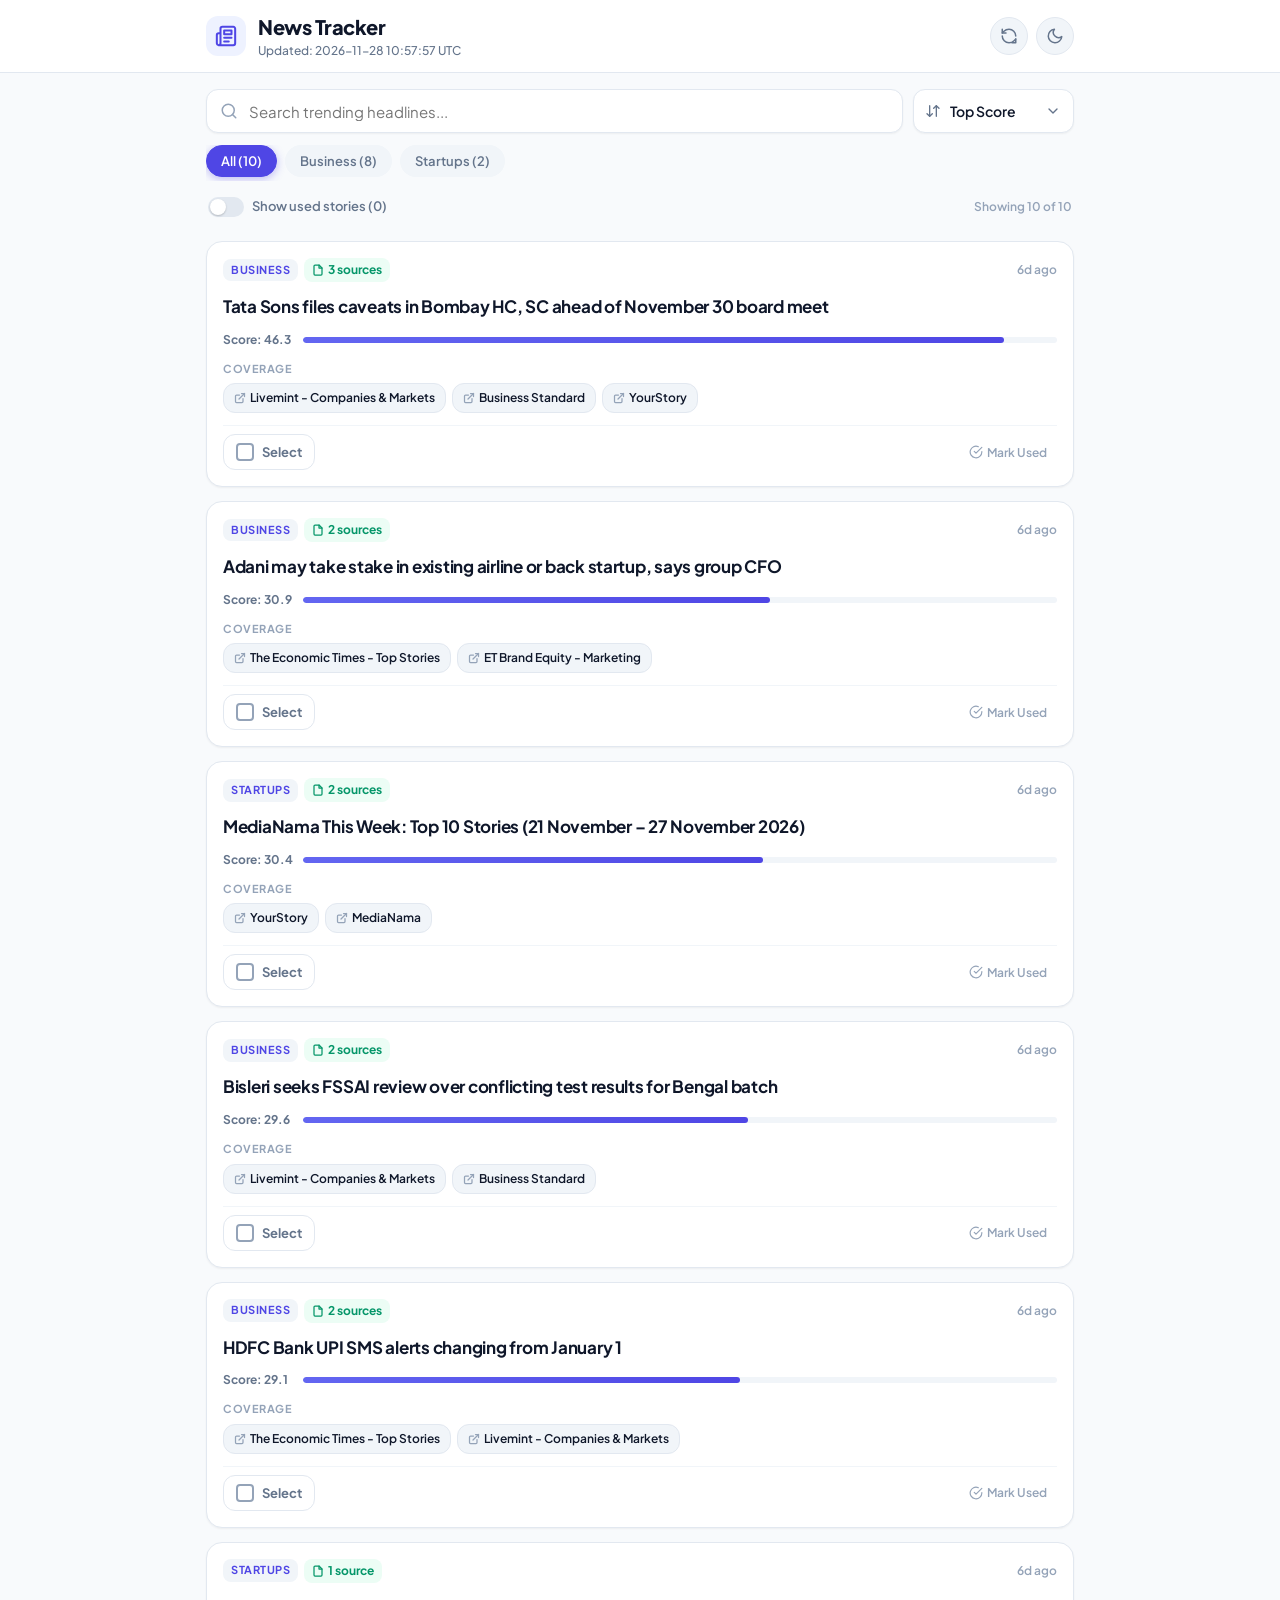
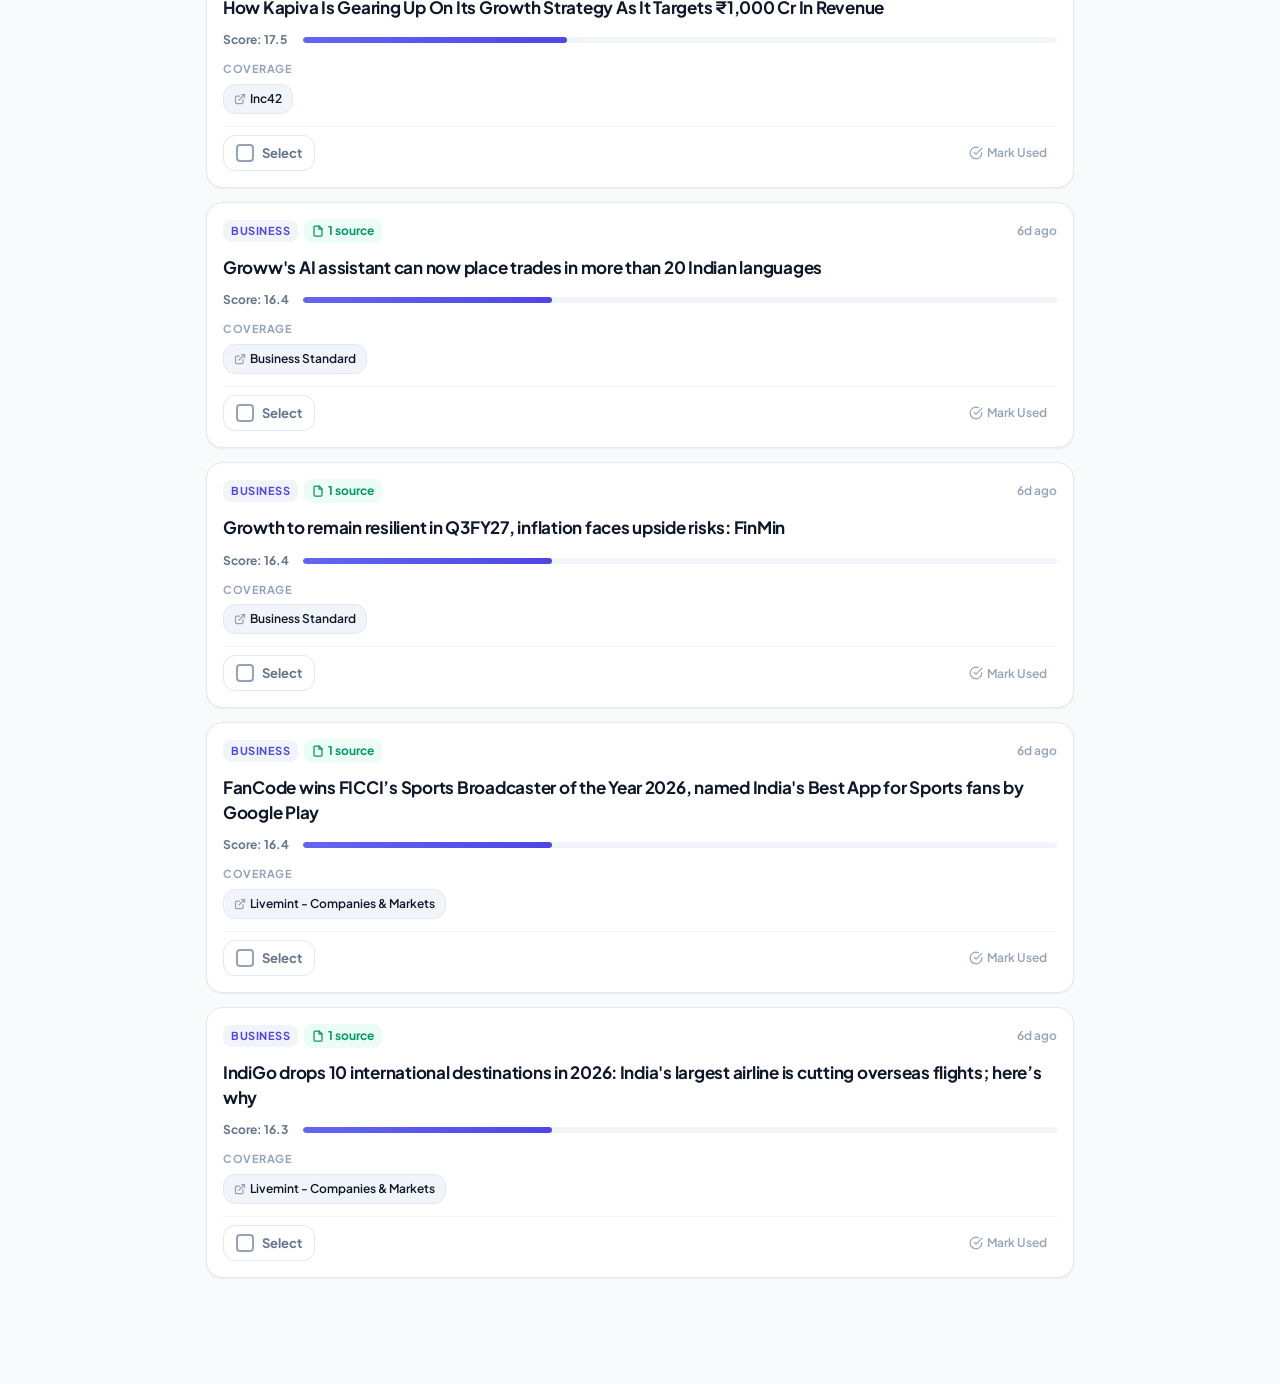
<file: index.html>
<!DOCTYPE html>
<html lang="en">
<head>
  <meta charset="UTF-8">
  <meta http-equiv="refresh" content="0; url=docs/">
  <title>News Tracker</title>
  <script>
    window.location.replace("docs/" + window.location.search + window.location.hash);
  </script>
</head>
<body style="font-family: sans-serif; text-align: center; padding: 40px;">
  <p>Loading News Tracker Dashboard... If not redirected, <a href="docs/">click here</a>.</p>
</body>
</html>
</file>
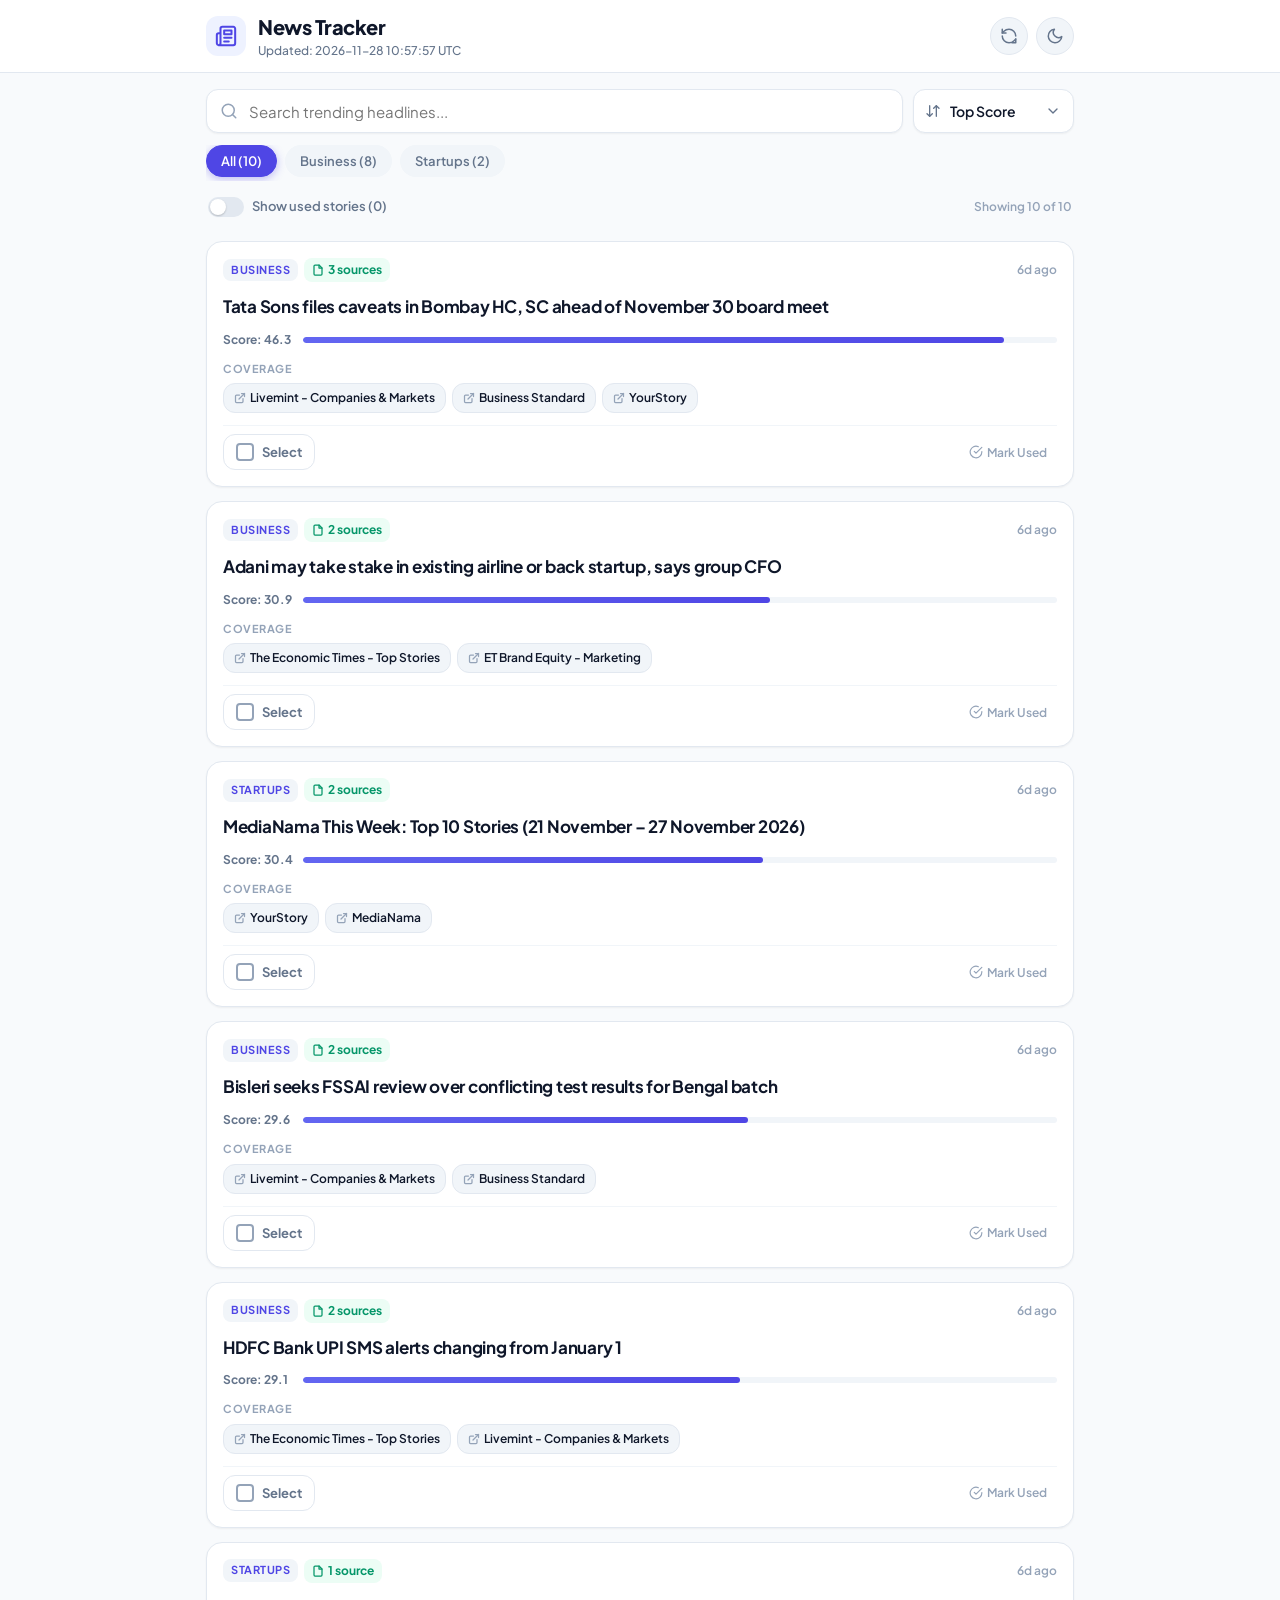
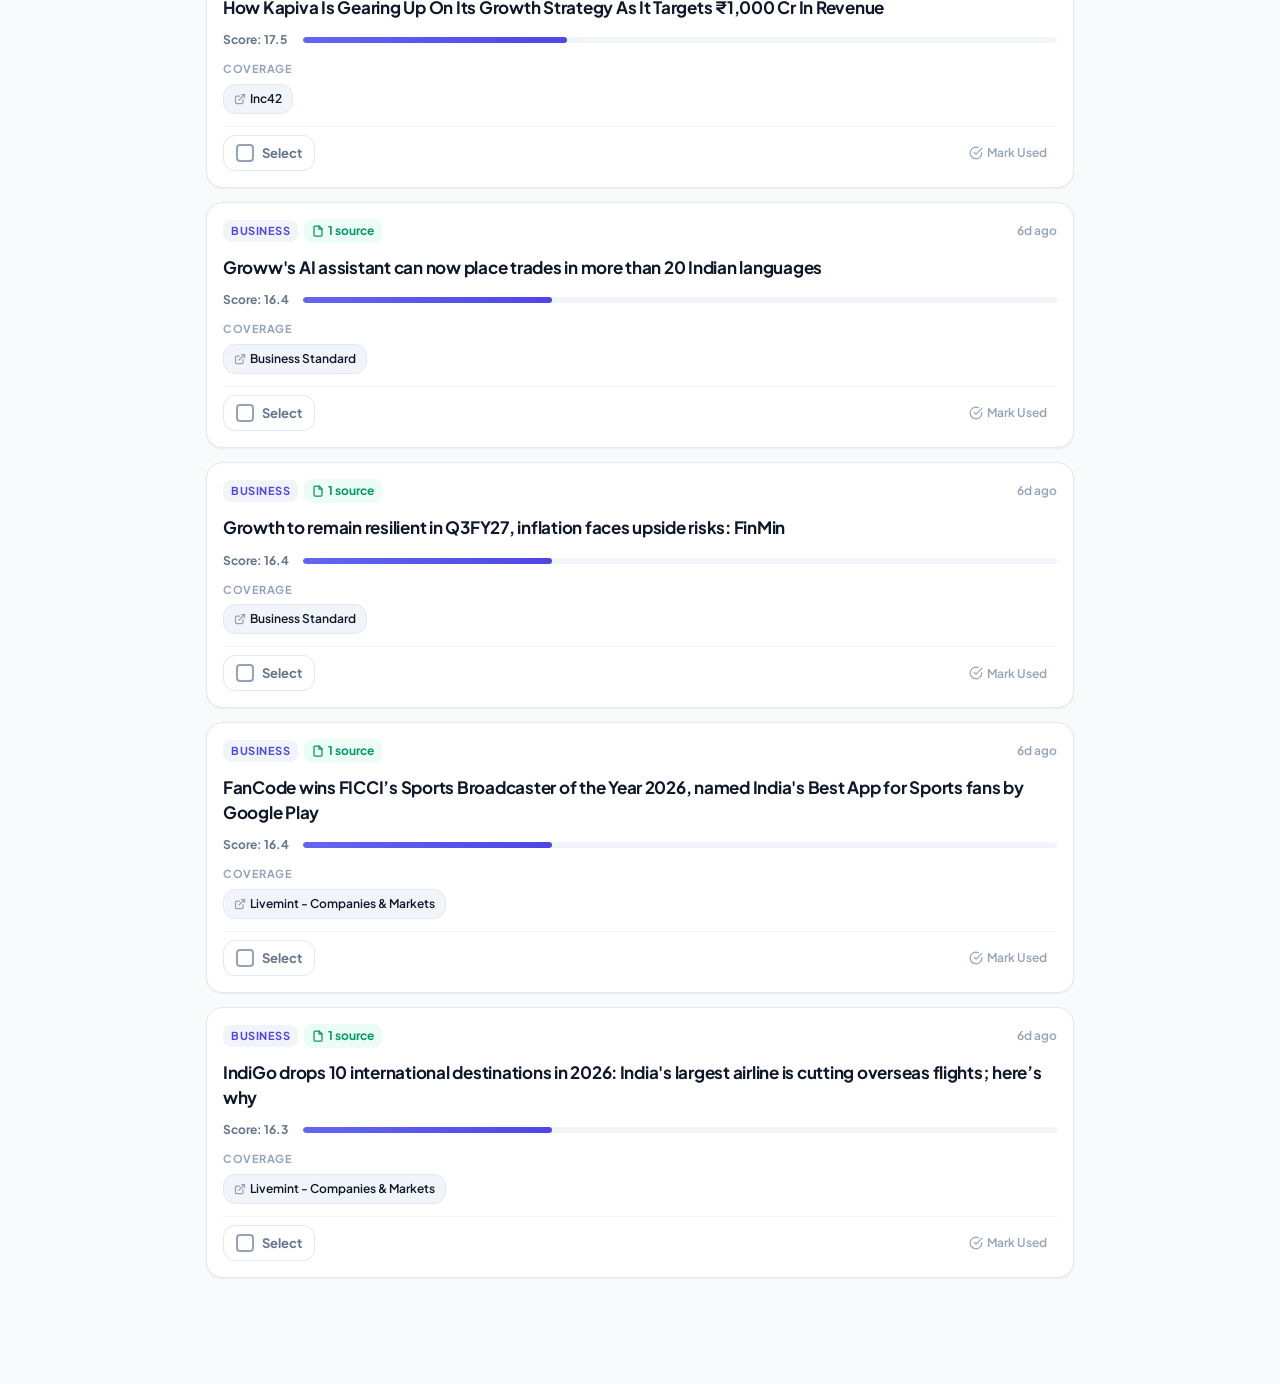
<file: docs/index.html>
<!DOCTYPE html>
<html lang="en">
<head>
  <meta charset="UTF-8">
  <meta name="viewport" content="width=device-width, initial-scale=1.0, viewport-fit=cover">
  <title>News Tracker | Daily Trending Stories</title>
  <meta name="description" content="Real-time curated shortlist of trending business, marketing, startup, and tech stories.">
  
  <!-- Google Fonts: Plus Jakarta Sans -->
  <link rel="preconnect" href="https://fonts.googleapis.com">
  <link rel="preconnect" href="https://fonts.gstatic.com" crossorigin>
  <link href="https://fonts.googleapis.com/css2?family=Plus+Jakarta+Sans:wght@400;500;600;700;800&display=swap" rel="stylesheet">
  
  <!-- Stylesheet -->
  <link rel="stylesheet" href="style.css">
</head>
<body>

  <!-- Top App Navigation / Header -->
  <header class="app-header">
    <div class="header-container">
      <div class="brand">
        <div class="brand-icon">
          <svg width="22" height="22" viewBox="0 0 24 24" fill="none" stroke="currentColor" stroke-width="2.2" stroke-linecap="round" stroke-linejoin="round">
            <path d="M4 22h16a2 2 0 0 0 2-2V4a2 2 0 0 0-2-2H8a2 2 0 0 0-2 2v16a2 2 0 0 1-2 2Zm0 0a2 2 0 0 1-2-2v-9c0-1.1.9-2 2-2h2"></path>
            <path d="M18 14h-8"></path>
            <path d="M15 18h-5"></path>
            <path d="M10 6h8v4h-8V6Z"></path>
          </svg>
        </div>
        <div>
          <h1 class="brand-title">News Tracker</h1>
          <p class="last-updated" id="lastUpdated">Checking for latest stories...</p>
        </div>
      </div>

      <div class="header-actions">
        <!-- Manual Refresh Button -->
        <button id="refreshBtn" class="icon-button" title="Refresh stories" aria-label="Refresh stories">
          <svg class="refresh-icon" width="18" height="18" viewBox="0 0 24 24" fill="none" stroke="currentColor" stroke-width="2" stroke-linecap="round" stroke-linejoin="round">
            <path d="M21 12a9 9 0 0 0-9-9 9.75 9.75 0 0 0-6.74 2.74L3 8"></path>
            <path d="M3 3v5h5"></path>
            <path d="M3 12a9 9 0 0 0 9 9 9.75 9.75 0 0 0 6.74-2.74L21 16"></path>
            <path d="M16 21h5v-5"></path>
          </svg>
        </button>

        <!-- Dark / Light Theme Toggle -->
        <button id="themeToggle" class="icon-button" title="Toggle dark/light mode" aria-label="Toggle dark/light mode">
          <svg class="sun-icon" width="18" height="18" viewBox="0 0 24 24" fill="none" stroke="currentColor" stroke-width="2" stroke-linecap="round" stroke-linejoin="round">
            <circle cx="12" cy="12" r="5"></circle>
            <line x1="12" y1="1" x2="12" y2="3"></line>
            <line x1="12" y1="21" x2="12" y2="23"></line>
            <line x1="4.22" y1="4.22" x2="5.64" y2="5.64"></line>
            <line x1="18.36" y1="18.36" x2="19.78" y2="19.78"></line>
            <line x1="1" y1="12" x2="3" y2="12"></line>
            <line x1="21" y1="12" x2="23" y2="12"></line>
            <line x1="4.22" y1="19.78" x2="5.64" y2="18.36"></line>
            <line x1="18.36" y1="5.64" x2="19.78" y2="4.22"></line>
          </svg>
          <svg class="moon-icon" width="18" height="18" viewBox="0 0 24 24" fill="none" stroke="currentColor" stroke-width="2" stroke-linecap="round" stroke-linejoin="round">
            <path d="M21 12.79A9 9 0 1 1 11.21 3 7 7 0 0 0 21 12.79z"></path>
          </svg>
        </button>
      </div>
    </div>
  </header>

  <!-- Main Container -->
  <main class="main-container">

    <!-- Search & Sort Controls -->
    <section class="controls-section">
      <div class="search-sort-bar">
        <!-- Search Box -->
        <div class="search-box">
          <svg class="search-icon" width="18" height="18" viewBox="0 0 24 24" fill="none" stroke="currentColor" stroke-width="2" stroke-linecap="round" stroke-linejoin="round">
            <circle cx="11" cy="11" r="8"></circle>
            <line x1="21" y1="21" x2="16.65" y2="16.65"></line>
          </svg>
          <input type="text" id="searchInput" placeholder="Search trending headlines..." autocomplete="off">
          <button id="searchClearBtn" class="search-clear-btn" title="Clear search" aria-label="Clear search">&times;</button>
        </div>

        <!-- Sort Dropdown -->
        <div class="sort-box">
          <label for="sortSelect" class="sr-only">Sort stories</label>
          <div class="select-wrapper">
            <svg class="sort-icon" width="16" height="16" viewBox="0 0 24 24" fill="none" stroke="currentColor" stroke-width="2" stroke-linecap="round" stroke-linejoin="round">
              <path d="m3 16 4 4 4-4"></path>
              <path d="M7 20V4"></path>
              <path d="m21 8-4-4-4 4"></path>
              <path d="M17 4v16"></path>
            </svg>
            <select id="sortSelect">
              <option value="score">Top Score</option>
              <option value="newest">Newest First</option>
              <option value="sources">Most Sources</option>
            </select>
          </div>
        </div>
      </div>

      <!-- Topic Filter Chips -->
      <div class="topics-bar" id="topicsBar" role="tablist" aria-label="Filter by topic">
        <!-- Built dynamically via app.js -->
      </div>

      <!-- Used Stories Toggle Switch -->
      <div class="secondary-controls">
        <label class="toggle-switch-label" for="showUsedToggle">
          <input type="checkbox" id="showUsedToggle" class="toggle-switch-input">
          <span class="toggle-slider"></span>
          <span class="toggle-text">Show used stories (<span id="usedCount">0</span>)</span>
        </label>

        <div class="active-count-badge" id="visibleCountBadge">Showing 0 stories</div>
      </div>
    </section>

    <!-- Stories Grid / Feed -->
    <section class="stories-feed" id="storiesFeed">
      <!-- Dynamic Story Cards inserted by app.js -->
    </section>

    <!-- Empty State -->
    <div class="state-card hidden" id="emptyState">
      <div class="state-icon">
        <svg width="40" height="40" viewBox="0 0 24 24" fill="none" stroke="currentColor" stroke-width="1.8" stroke-linecap="round" stroke-linejoin="round">
          <circle cx="11" cy="11" r="8"></circle>
          <line x1="21" y1="21" x2="16.65" y2="16.65"></line>
          <line x1="8" y1="11" x2="14" y2="11"></line>
        </svg>
      </div>
      <h3>No matching stories</h3>
      <p id="emptyStateMessage">Try adjusting your search terms or selecting another topic filter.</p>
      <button class="secondary-btn" id="resetFiltersBtn">Reset Filters</button>
    </div>

    <!-- Error State -->
    <div class="state-card error-state hidden" id="errorState">
      <div class="state-icon error-icon">
        <svg width="40" height="40" viewBox="0 0 24 24" fill="none" stroke="currentColor" stroke-width="1.8" stroke-linecap="round" stroke-linejoin="round">
          <circle cx="12" cy="12" r="10"></circle>
          <line x1="12" y1="8" x2="12" y2="12"></line>
          <line x1="12" y1="16" x2="12.01" y2="16"></line>
        </svg>
      </div>
      <h3>Failed to load stories</h3>
      <p id="errorMessage">Unable to fetch the latest trending news shortlist.</p>
      <button class="primary-btn" id="retryLoadBtn">Retry Loading</button>
    </div>

  </main>

  <!-- Sticky Bottom Selection Action Bar -->
  <aside class="selection-bar hidden" id="selectionBar">
    <div class="selection-container">
      <div class="selection-info">
        <div class="selection-counter" id="selectedCountText">0 selected</div>
        <span class="selection-hint">Ready to copy or mark</span>
      </div>

      <div class="selection-actions">
        <button id="copySelectedBtn" class="primary-btn" title="Copy selected stories to clipboard">
          <svg width="16" height="16" viewBox="0 0 24 24" fill="none" stroke="currentColor" stroke-width="2" stroke-linecap="round" stroke-linejoin="round">
            <rect width="14" height="14" x="8" y="8" rx="2" ry="2"></rect>
            <path d="M4 16c-1.1 0-2-.9-2-2V4c0-1.1.9-2 2-2h10c1.1 0 2 .9 2 2"></path>
          </svg>
          <span>Copy Selected</span>
        </button>

        <button id="markSelectedUsedBtn" class="secondary-btn" title="Mark selected stories as used">
          <svg width="16" height="16" viewBox="0 0 24 24" fill="none" stroke="currentColor" stroke-width="2" stroke-linecap="round" stroke-linejoin="round">
            <polyline points="20 6 9 17 4 12"></polyline>
          </svg>
          <span>Mark as Used</span>
        </button>

        <button id="clearSelectionBtn" class="text-btn" title="Deselect all">
          Clear
        </button>
      </div>
    </div>
  </aside>

  <!-- Toast Notification -->
  <div class="toast-notification hidden" id="toastNotification" role="alert" aria-live="polite">
    <svg class="toast-check-icon" width="18" height="18" viewBox="0 0 24 24" fill="none" stroke="currentColor" stroke-width="2.5" stroke-linecap="round" stroke-linejoin="round">
      <path d="M20 6 9 17l-5-5"></path>
    </svg>
    <span id="toastMessage">Copied to clipboard!</span>
  </div>

  <!-- Main JavaScript App -->
  <script src="app.js"></script>
</body>
</html>
</file>
<file: docs/style.css>
/* ==============================================================================
   News Tracker Modern Dashboard Stylesheet
   Mobile-first, responsive, dark/light theme support, clean card aesthetics.
   ============================================================================== */

:root {
  /* Font Family */
  --font-sans: 'Plus Jakarta Sans', -apple-system, BlinkMacSystemFont, 'Segoe UI', Roboto, Helvetica, Arial, sans-serif;

  /* Light Theme Color Palette */
  --bg-app: #f8fafc;
  --bg-surface: #ffffff;
  --bg-surface-elevated: #ffffff;
  --bg-input: #ffffff;
  --bg-chip: #f1f5f9;
  --bg-chip-hover: #e2e8f0;
  --bg-chip-active: #eef2ff;

  --text-primary: #0f172a;
  --text-secondary: #64748b;
  --text-tertiary: #94a3b8;
  --text-inverse: #ffffff;

  --border: #e2e8f0;
  --border-focus: #4f46e5;
  --divider: #f1f5f9;

  /* Accent Color: Modern Indigo */
  --accent: #4f46e5;
  --accent-hover: #4338ca;
  --accent-light: #eef2ff;
  --accent-border: #c7d2fe;

  /* Badges & Metrics */
  --badge-source-bg: #ecfdf5;
  --badge-source-text: #059669;
  --badge-used-bg: #fef2f2;
  --badge-used-text: #dc2626;

  /* Shadows */
  --shadow-sm: 0 1px 2px 0 rgba(0, 0, 0, 0.05);
  --shadow-md: 0 4px 6px -1px rgba(0, 0, 0, 0.07), 0 2px 4px -2px rgba(0, 0, 0, 0.05);
  --shadow-lg: 0 10px 15px -3px rgba(0, 0, 0, 0.08), 0 4px 6px -4px rgba(0, 0, 0, 0.04);
  --shadow-bar: 0 -4px 20px rgba(0, 0, 0, 0.08);

  /* Radius */
  --radius-sm: 8px;
  --radius-md: 12px;
  --radius-lg: 16px;
  --radius-full: 9999px;

  /* Transitions */
  --transition-fast: 0.15s ease;
  --transition-normal: 0.25s ease;
}

/* Explicit Dark Theme and prefers-color-scheme */
[data-theme="dark"] {
  --bg-app: #0b0f19;
  --bg-surface: #111827;
  --bg-surface-elevated: #1e293b;
  --bg-input: #1e293b;
  --bg-chip: #1e293b;
  --bg-chip-hover: #334155;
  --bg-chip-active: rgba(99, 102, 241, 0.2);

  --text-primary: #f8fafc;
  --text-secondary: #94a3b8;
  --text-tertiary: #64748b;
  --text-inverse: #0f172a;

  --border: #1e293b;
  --border-focus: #6366f1;
  --divider: #1f293d;

  --accent: #6366f1;
  --accent-hover: #818cf8;
  --accent-light: rgba(99, 102, 241, 0.15);
  --accent-border: #3730a3;

  --badge-source-bg: rgba(16, 185, 129, 0.15);
  --badge-source-text: #34d399;
  --badge-used-bg: rgba(239, 68, 68, 0.15);
  --badge-used-text: #f87171;

  --shadow-sm: 0 1px 3px 0 rgba(0, 0, 0, 0.3);
  --shadow-md: 0 4px 8px -1px rgba(0, 0, 0, 0.4);
  --shadow-lg: 0 12px 20px -3px rgba(0, 0, 0, 0.5);
  --shadow-bar: 0 -4px 25px rgba(0, 0, 0, 0.5);
}

@media (prefers-color-scheme: dark) {
  :root:not([data-theme="light"]) {
    --bg-app: #0b0f19;
    --bg-surface: #111827;
    --bg-surface-elevated: #1e293b;
    --bg-input: #1e293b;
    --bg-chip: #1e293b;
    --bg-chip-hover: #334155;
    --bg-chip-active: rgba(99, 102, 241, 0.2);

    --text-primary: #f8fafc;
    --text-secondary: #94a3b8;
    --text-tertiary: #64748b;
    --text-inverse: #0f172a;

    --border: #1e293b;
    --border-focus: #6366f1;
    --divider: #1f293d;

    --accent: #6366f1;
    --accent-hover: #818cf8;
    --accent-light: rgba(99, 102, 241, 0.15);
    --accent-border: #3730a3;

    --badge-source-bg: rgba(16, 185, 129, 0.15);
    --badge-source-text: #34d399;
    --badge-used-bg: rgba(239, 68, 68, 0.15);
    --badge-used-text: #f87171;

    --shadow-sm: 0 1px 3px 0 rgba(0, 0, 0, 0.3);
    --shadow-md: 0 4px 8px -1px rgba(0, 0, 0, 0.4);
    --shadow-lg: 0 12px 20px -3px rgba(0, 0, 0, 0.5);
    --shadow-bar: 0 -4px 25px rgba(0, 0, 0, 0.5);
  }
}

/* ==============================================================================
   Reset & Base Styles
   ============================================================================== */

*, *::before, *::after {
  box-sizing: border-box;
  margin: 0;
  padding: 0;
}

body {
  font-family: var(--font-sans);
  background-color: var(--bg-app);
  color: var(--text-primary);
  line-height: 1.5;
  -webkit-font-smoothing: antialiased;
  -moz-osx-font-smoothing: grayscale;
  padding-bottom: 90px; /* Space for bottom selection bar */
  min-height: 100vh;
  transition: background-color var(--transition-normal), color var(--transition-normal);
}

.sr-only {
  position: absolute;
  width: 1px;
  height: 1px;
  padding: 0;
  margin: -1px;
  overflow: hidden;
  clip: rect(0, 0, 0, 0);
  white-space: nowrap;
  border: 0;
}

button {
  font-family: inherit;
  cursor: pointer;
  border: none;
  background: none;
}

a {
  color: inherit;
  text-decoration: none;
}

/* ==============================================================================
   Header Navigation
   ============================================================================== */

.app-header {
  position: sticky;
  top: 0;
  z-index: 40;
  background-color: var(--bg-surface);
  border-bottom: 1px solid var(--border);
  backdrop-filter: blur(8px);
  -webkit-backdrop-filter: blur(8px);
  transition: background-color var(--transition-normal), border-color var(--transition-normal);
}

.header-container {
  max-width: 900px;
  margin: 0 auto;
  padding: 12px 16px;
  display: flex;
  align-items: center;
  justify-content: space-between;
}

.brand {
  display: flex;
  align-items: center;
  gap: 12px;
}

.brand-icon {
  width: 40px;
  height: 40px;
  border-radius: var(--radius-md);
  background: var(--accent-light);
  color: var(--accent);
  display: flex;
  align-items: center;
  justify-content: center;
  flex-shrink: 0;
}

.brand-title {
  font-size: 1.25rem;
  font-weight: 800;
  letter-spacing: -0.025em;
  color: var(--text-primary);
}

.last-updated {
  font-size: 0.75rem;
  color: var(--text-secondary);
  font-weight: 500;
}

.header-actions {
  display: flex;
  align-items: center;
  gap: 8px;
}

.icon-button {
  width: 38px;
  height: 38px;
  display: flex;
  align-items: center;
  justify-content: center;
  border-radius: var(--radius-full);
  background: var(--bg-chip);
  color: var(--text-secondary);
  border: 1px solid var(--border);
  transition: all var(--transition-fast);
}

.icon-button:hover {
  background: var(--bg-chip-hover);
  color: var(--text-primary);
}

.icon-button:active {
  transform: scale(0.95);
}

/* Theme Icon switching */
.sun-icon { display: none; }
.moon-icon { display: block; }

[data-theme="dark"] .sun-icon { display: block; }
[data-theme="dark"] .moon-icon { display: none; }

@media (prefers-color-scheme: dark) {
  :root:not([data-theme="light"]) .sun-icon { display: block; }
  :root:not([data-theme="light"]) .moon-icon { display: none; }
}

.refresh-icon.spinning {
  animation: spin 0.8s linear infinite;
}

@keyframes spin {
  from { transform: rotate(0deg); }
  to { transform: rotate(360deg); }
}

/* ==============================================================================
   Main Layout & Controls
   ============================================================================== */

.main-container {
  max-width: 900px;
  margin: 0 auto;
  padding: 16px;
}

.controls-section {
  display: flex;
  flex-direction: column;
  gap: 12px;
  margin-bottom: 20px;
}

.search-sort-bar {
  display: flex;
  flex-direction: column;
  gap: 10px;
}

@media (min-width: 640px) {
  .search-sort-bar {
    flex-direction: row;
    align-items: center;
  }
}

.search-box {
  position: relative;
  flex: 1;
  display: flex;
  align-items: center;
}

.search-icon {
  position: absolute;
  left: 14px;
  color: var(--text-tertiary);
  pointer-events: none;
}

.search-box input {
  width: 100%;
  height: 44px;
  padding: 0 40px 0 42px;
  font-family: inherit;
  font-size: 0.9375rem;
  border-radius: var(--radius-md);
  border: 1px solid var(--border);
  background: var(--bg-input);
  color: var(--text-primary);
  outline: none;
  box-shadow: var(--shadow-sm);
  transition: all var(--transition-fast);
}

.search-box input:focus {
  border-color: var(--border-focus);
  box-shadow: 0 0 0 3px var(--accent-light);
}

.search-clear-btn {
  position: absolute;
  right: 12px;
  font-size: 1.25rem;
  line-height: 1;
  color: var(--text-tertiary);
  padding: 4px;
  display: none;
}

.search-clear-btn:hover {
  color: var(--text-primary);
}

.sort-box {
  min-width: 160px;
}

.select-wrapper {
  position: relative;
  display: flex;
  align-items: center;
}

.sort-icon {
  position: absolute;
  left: 12px;
  color: var(--text-secondary);
  pointer-events: none;
}

.select-wrapper select {
  width: 100%;
  height: 44px;
  padding: 0 32px 0 36px;
  font-family: inherit;
  font-size: 0.875rem;
  font-weight: 600;
  border-radius: var(--radius-md);
  border: 1px solid var(--border);
  background: var(--bg-input);
  color: var(--text-primary);
  outline: none;
  cursor: pointer;
  box-shadow: var(--shadow-sm);
  appearance: none;
  background-image: url("data:image/svg+xml,%3Csvg xmlns='http://www.w3.org/2000/svg' width='16' height='16' viewBox='0 0 24 24' fill='none' stroke='%2364748b' stroke-width='2' stroke-linecap='round' stroke-linejoin='round'%3E%3Cpath d='m6 9 6 6 6-6'/%3E%3C/svg%3E");
  background-repeat: no-repeat;
  background-position: right 12px center;
  transition: border-color var(--transition-fast);
}

.select-wrapper select:focus {
  border-color: var(--border-focus);
}

/* Topic Chips */
.topics-bar {
  display: flex;
  align-items: center;
  gap: 8px;
  overflow-x: auto;
  padding-bottom: 4px;
  scrollbar-width: none; /* Hide scrollbar Firefox */
  -ms-overflow-style: none; /* IE */
}

.topics-bar::-webkit-scrollbar {
  display: none; /* Hide scrollbar Chrome/Safari */
}

.topic-chip {
  padding: 7px 14px;
  border-radius: var(--radius-full);
  font-size: 0.8125rem;
  font-weight: 600;
  white-space: nowrap;
  background: var(--bg-chip);
  color: var(--text-secondary);
  border: 1px solid transparent;
  transition: all var(--transition-fast);
  cursor: pointer;
  user-select: none;
}

.topic-chip:hover {
  background: var(--bg-chip-hover);
  color: var(--text-primary);
}

.topic-chip.active {
  background: var(--accent);
  color: #ffffff;
  border-color: var(--accent);
  box-shadow: 0 2px 8px rgba(79, 70, 229, 0.35);
}

/* Secondary Controls (Used Toggle & Story Count) */
.secondary-controls {
  display: flex;
  align-items: center;
  justify-content: space-between;
  padding: 4px 2px;
}

.toggle-switch-label {
  display: inline-flex;
  align-items: center;
  gap: 8px;
  cursor: pointer;
  user-select: none;
}

.toggle-switch-input {
  position: absolute;
  opacity: 0;
  width: 0;
  height: 0;
}

.toggle-slider {
  position: relative;
  display: inline-block;
  width: 36px;
  height: 20px;
  background-color: var(--border);
  border-radius: var(--radius-full);
  transition: background-color var(--transition-fast);
}

.toggle-slider::before {
  content: "";
  position: absolute;
  height: 16px;
  width: 16px;
  left: 2px;
  bottom: 2px;
  background-color: white;
  border-radius: 50%;
  transition: transform var(--transition-fast);
  box-shadow: 0 1px 2px rgba(0,0,0,0.2);
}

.toggle-switch-input:checked + .toggle-slider {
  background-color: var(--accent);
}

.toggle-switch-input:checked + .toggle-slider::before {
  transform: translateX(16px);
}

.toggle-text {
  font-size: 0.8125rem;
  font-weight: 600;
  color: var(--text-secondary);
}

.active-count-badge {
  font-size: 0.75rem;
  font-weight: 600;
  color: var(--text-tertiary);
}

/* ==============================================================================
   Story Cards
   ============================================================================== */

.stories-feed {
  display: flex;
  flex-direction: column;
  gap: 14px;
}

.story-card {
  background: var(--bg-surface);
  border: 1px solid var(--border);
  border-radius: var(--radius-lg);
  padding: 16px;
  box-shadow: var(--shadow-sm);
  display: flex;
  flex-direction: column;
  gap: 12px;
  position: relative;
  transition: transform var(--transition-fast), box-shadow var(--transition-fast), border-color var(--transition-fast);
}

@media (hover: hover) {
  .story-card:hover {
    box-shadow: var(--shadow-md);
    border-color: var(--accent-border);
  }
}

.story-card.is-selected {
  border-color: var(--accent);
  background-color: var(--accent-light);
  box-shadow: 0 0 0 2px var(--accent);
}

.story-card.is-used {
  opacity: 0.65;
}

/* Card Header Metadata */
.card-meta-row {
  display: flex;
  align-items: center;
  justify-content: space-between;
  gap: 8px;
  flex-wrap: wrap;
}

.meta-badges-left {
  display: flex;
  align-items: center;
  gap: 6px;
  flex-wrap: wrap;
}

.topic-tag {
  font-size: 0.6875rem;
  font-weight: 700;
  text-transform: uppercase;
  letter-spacing: 0.05em;
  padding: 3px 8px;
  border-radius: var(--radius-sm);
  background: var(--bg-chip);
  color: var(--accent);
}

.sources-count-badge {
  font-size: 0.75rem;
  font-weight: 700;
  padding: 3px 8px;
  border-radius: var(--radius-sm);
  background: var(--badge-source-bg);
  color: var(--badge-source-text);
  display: inline-flex;
  align-items: center;
  gap: 4px;
}

.used-badge {
  font-size: 0.6875rem;
  font-weight: 700;
  text-transform: uppercase;
  letter-spacing: 0.05em;
  padding: 3px 8px;
  border-radius: var(--radius-sm);
  background: var(--badge-used-bg);
  color: var(--badge-used-text);
}

.time-ago {
  font-size: 0.75rem;
  font-weight: 600;
  color: var(--text-tertiary);
  margin-left: auto;
}

/* Headline */
.story-headline {
  font-size: 1.0625rem;
  font-weight: 700;
  line-height: 1.45;
  color: var(--text-primary);
  letter-spacing: -0.015em;
}

/* Score Indicator */
.score-row {
  display: flex;
  align-items: center;
  gap: 10px;
}

.score-label {
  font-size: 0.75rem;
  font-weight: 700;
  color: var(--text-secondary);
  min-width: 70px;
}

.score-bar-track {
  flex: 1;
  height: 6px;
  border-radius: var(--radius-full);
  background: var(--bg-chip);
  overflow: hidden;
}

.score-bar-fill {
  height: 100%;
  border-radius: var(--radius-full);
  background: linear-gradient(90deg, #6366f1, #4f46e5);
  transition: width 0.4s ease;
}

/* Source Chips */
.sources-container {
  display: flex;
  flex-direction: column;
  gap: 6px;
}

.sources-label {
  font-size: 0.6875rem;
  font-weight: 700;
  text-transform: uppercase;
  letter-spacing: 0.05em;
  color: var(--text-tertiary);
}

.sources-chips-list {
  display: flex;
  flex-wrap: wrap;
  gap: 6px;
}

.source-chip {
  display: inline-flex;
  align-items: center;
  gap: 4px;
  font-size: 0.75rem;
  font-weight: 600;
  padding: 5px 10px;
  border-radius: var(--radius-md);
  background: var(--bg-chip);
  color: var(--text-primary);
  border: 1px solid var(--border);
  transition: all var(--transition-fast);
}

.source-chip:hover {
  background: var(--bg-chip-hover);
  border-color: var(--accent);
  color: var(--accent);
}

.source-chip svg {
  color: var(--text-tertiary);
}

/* Card Action Footer */
.card-actions-row {
  display: flex;
  align-items: center;
  justify-content: space-between;
  padding-top: 8px;
  border-top: 1px solid var(--divider);
}

.select-toggle-btn {
  display: inline-flex;
  align-items: center;
  gap: 8px;
  font-size: 0.8125rem;
  font-weight: 700;
  padding: 8px 12px;
  border-radius: var(--radius-md);
  border: 1px solid var(--border);
  background: var(--bg-surface);
  color: var(--text-secondary);
  transition: all var(--transition-fast);
}

.select-toggle-btn:hover {
  background: var(--bg-chip);
  color: var(--text-primary);
}

.custom-checkbox {
  width: 18px;
  height: 18px;
  border-radius: 4px;
  border: 2px solid var(--text-tertiary);
  display: flex;
  align-items: center;
  justify-content: center;
  transition: all var(--transition-fast);
}

.custom-checkbox svg {
  display: none;
  color: white;
}

.story-card.is-selected .select-toggle-btn {
  background: var(--accent);
  color: white;
  border-color: var(--accent);
}

.story-card.is-selected .custom-checkbox {
  background: white;
  border-color: white;
}

.story-card.is-selected .custom-checkbox svg {
  display: block;
  color: var(--accent);
}

.used-toggle-btn {
  font-size: 0.75rem;
  font-weight: 600;
  color: var(--text-tertiary);
  padding: 8px 10px;
  border-radius: var(--radius-md);
  display: inline-flex;
  align-items: center;
  gap: 4px;
  transition: all var(--transition-fast);
}

.used-toggle-btn:hover {
  color: var(--text-primary);
  background: var(--bg-chip);
}

.story-card.is-used .used-toggle-btn {
  color: var(--badge-used-text);
}

/* ==============================================================================
   Sticky Bottom Selection Action Bar
   ============================================================================== */

.selection-bar {
  position: fixed;
  bottom: 0;
  left: 0;
  right: 0;
  z-index: 50;
  background: var(--bg-surface-elevated);
  border-top: 1px solid var(--border);
  box-shadow: var(--shadow-bar);
  padding: 12px 16px;
  padding-bottom: max(14px, env(safe-area-inset-bottom));
  animation: slideUp 0.25s ease;
}

@keyframes slideUp {
  from { transform: translateY(100%); }
  to { transform: translateY(0); }
}

.selection-container {
  max-width: 900px;
  margin: 0 auto;
  display: flex;
  align-items: center;
  justify-content: space-between;
  gap: 12px;
  flex-wrap: wrap;
}

.selection-info {
  display: flex;
  flex-direction: column;
}

.selection-counter {
  font-size: 0.9375rem;
  font-weight: 800;
  color: var(--text-primary);
}

.selection-hint {
  font-size: 0.6875rem;
  color: var(--text-secondary);
}

.selection-actions {
  display: flex;
  align-items: center;
  gap: 8px;
}

.primary-btn {
  display: inline-flex;
  align-items: center;
  gap: 6px;
  padding: 9px 16px;
  font-size: 0.8125rem;
  font-weight: 700;
  border-radius: var(--radius-md);
  background: var(--accent);
  color: #ffffff;
  box-shadow: var(--shadow-sm);
  transition: all var(--transition-fast);
}

.primary-btn:hover {
  background: var(--accent-hover);
}

.primary-btn:active {
  transform: scale(0.97);
}

.secondary-btn {
  display: inline-flex;
  align-items: center;
  gap: 6px;
  padding: 9px 14px;
  font-size: 0.8125rem;
  font-weight: 700;
  border-radius: var(--radius-md);
  background: var(--bg-chip);
  color: var(--text-primary);
  border: 1px solid var(--border);
  transition: all var(--transition-fast);
}

.secondary-btn:hover {
  background: var(--bg-chip-hover);
}

.secondary-btn:active {
  transform: scale(0.97);
}

.text-btn {
  padding: 9px 12px;
  font-size: 0.8125rem;
  font-weight: 600;
  color: var(--text-secondary);
  border-radius: var(--radius-md);
  transition: all var(--transition-fast);
}

.text-btn:hover {
  color: var(--text-primary);
  background: var(--bg-chip);
}

/* ==============================================================================
   Empty & Error State Cards
   ============================================================================== */

.state-card {
  background: var(--bg-surface);
  border: 1px dashed var(--border);
  border-radius: var(--radius-lg);
  padding: 48px 20px;
  text-align: center;
  display: flex;
  flex-direction: column;
  align-items: center;
  justify-content: center;
  gap: 12px;
  margin: 30px 0;
}

.state-icon {
  width: 64px;
  height: 64px;
  border-radius: var(--radius-full);
  background: var(--bg-chip);
  color: var(--text-tertiary);
  display: flex;
  align-items: center;
  justify-content: center;
  margin-bottom: 4px;
}

.state-card h3 {
  font-size: 1.125rem;
  font-weight: 700;
  color: var(--text-primary);
}

.state-card p {
  font-size: 0.875rem;
  color: var(--text-secondary);
  max-width: 400px;
}

.error-state .error-icon {
  background: var(--badge-used-bg);
  color: var(--badge-used-text);
}

/* ==============================================================================
   Toast Notification
   ============================================================================== */

.toast-notification {
  position: fixed;
  top: 20px;
  left: 50%;
  transform: translateX(-50%);
  z-index: 100;
  background: #0f172a;
  color: #ffffff;
  padding: 10px 18px;
  border-radius: var(--radius-full);
  font-size: 0.875rem;
  font-weight: 600;
  box-shadow: var(--shadow-lg);
  display: flex;
  align-items: center;
  gap: 8px;
  animation: fadeInDown 0.25s ease;
  pointer-events: none;
}

[data-theme="dark"] .toast-notification {
  background: #1e293b;
  border: 1px solid #334155;
}

.toast-check-icon {
  color: #10b981;
}

@keyframes fadeInDown {
  from {
    opacity: 0;
    transform: translate(-50%, -10px);
  }
  to {
    opacity: 1;
    transform: translate(-50%, 0);
  }
}

/* ==============================================================================
   Utilities
   ============================================================================== */

.hidden {
  display: none !important;
}
</file>
